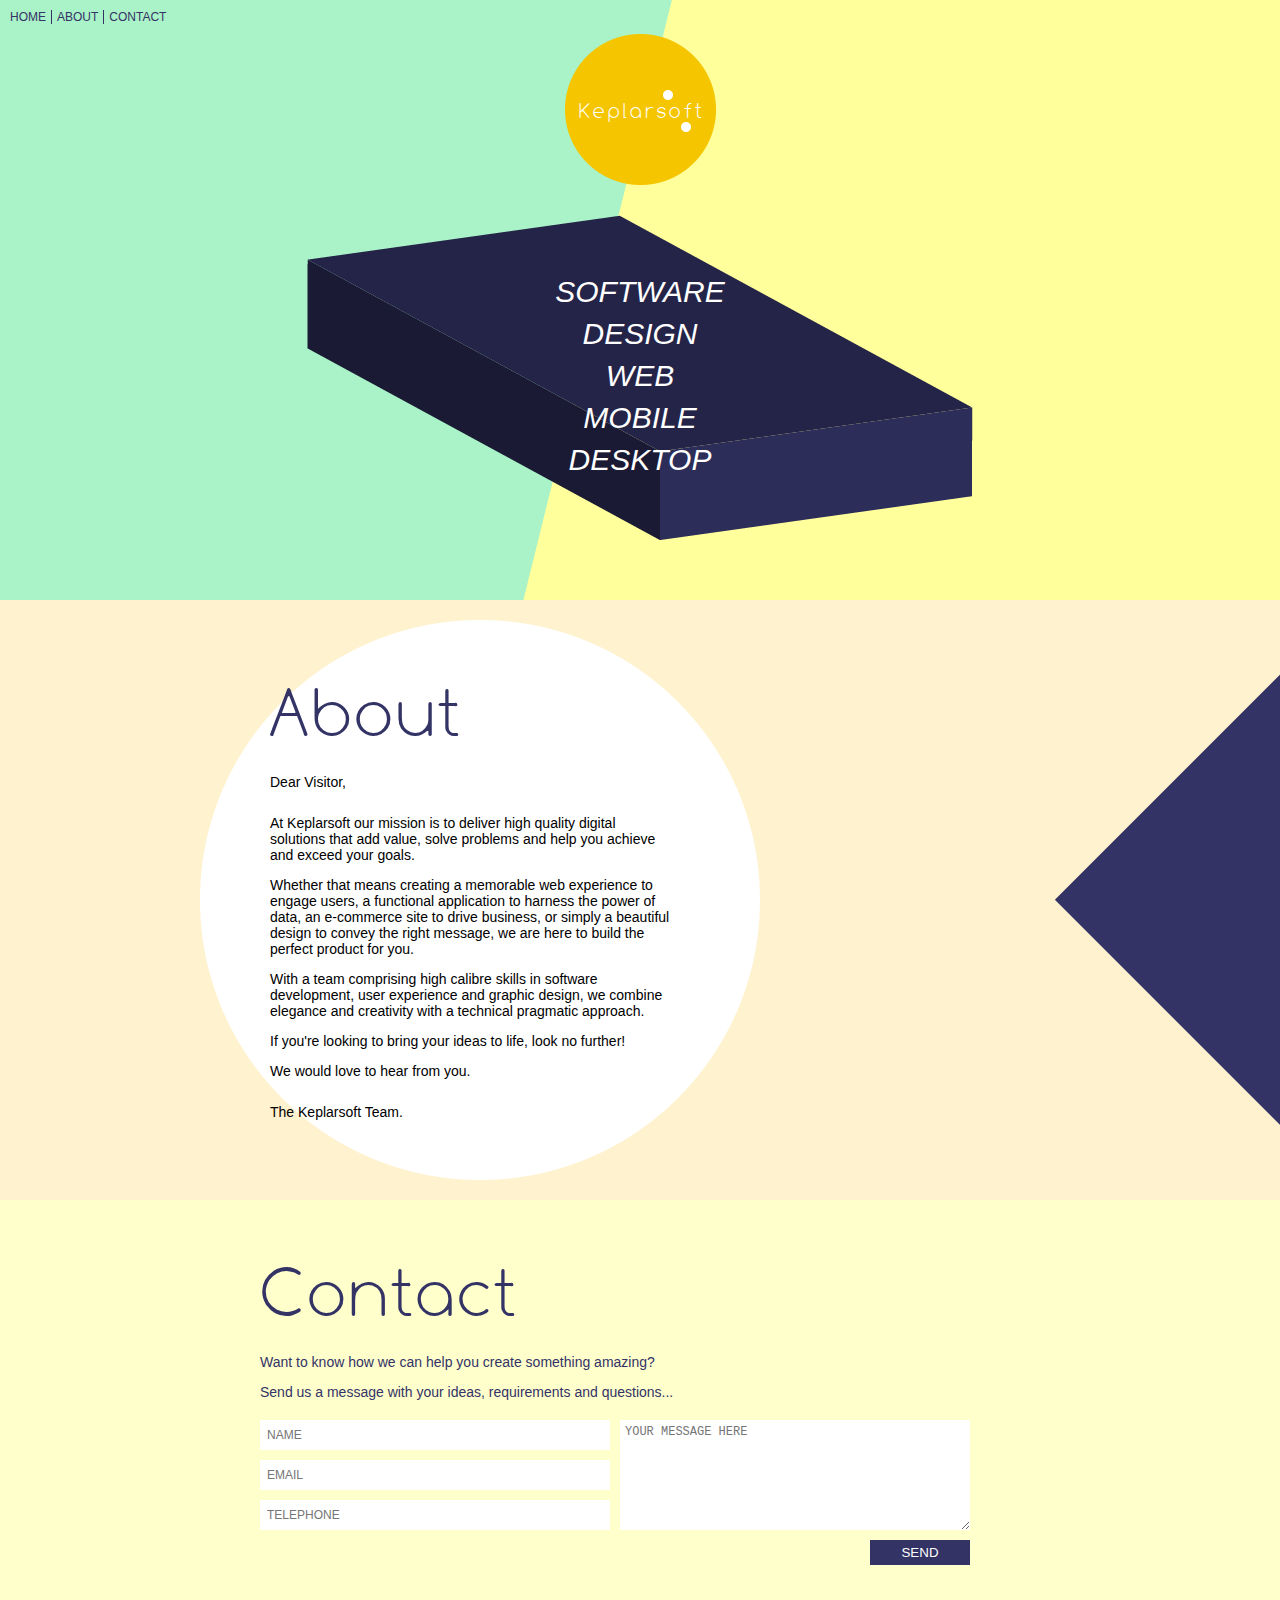
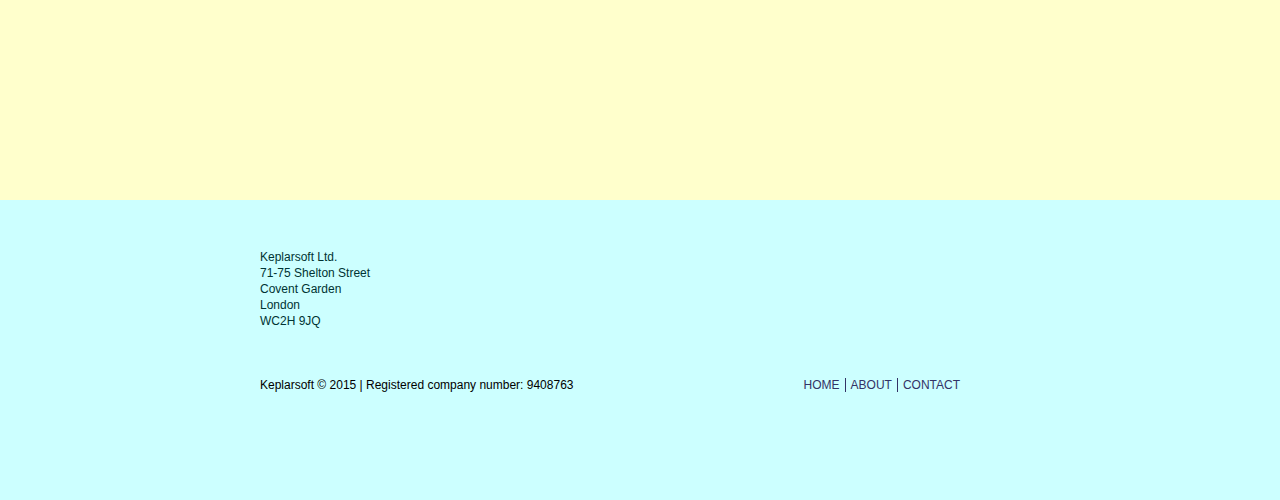
<file: templates/index.html>
<html>

    <head>
        <link rel="stylesheet" type="text/css" href="/static/main.css"> 
        <script src="http://ajax.googleapis.com/ajax/libs/jquery/1.11.2/jquery.min.js"></script>
    </head>
    <body>
        <div id='section-home'>
            <div id='section-home-inner'>
                <div id='nav-top' class='nav'>
                    <a class='nav-home' href='#home'>HOME</a>
                    <a class='nav-about' href='#about'>ABOUT</a>
                    <a class='nav-contact' href='#contact'>CONTACT</a>
                </div>
                <div id='ks-main-logo-outer'>
                    <div id='ks-main-logo'>Keplarsoft</div>
                </div>
                <div id='skill-tags'>
                    <p>SOFTWARE</p>
                    <p>DESIGN</p>
                    <p>WEB</p>
                    <p>MOBILE</p>
                    <p>DESKTOP</p>
                </div>
            </div>
        </div>
        <div id='section-about'>
            <div id='s2-inner'>
                <div id='about-box'>
                    <h2 id='about-title'>About</h2>
                    <div id='about-text'>
                        <p id='about-salutation'>Dear Visitor,</p>
                        <p>At Keplarsoft our mission is to deliver high quality digital solutions that add value, solve problems and help you achieve and exceed your goals.  
                        </p>
                        <p>
                        Whether that means creating a memorable web experience to engage  users, a functional application to harness the power of data, an e-commerce site to drive business, or simply a beautiful design to convey the right message, we are here to build the perfect product for you.
                        </p>
                        <p>
                        With a team comprising high calibre skills in software development, user experience and graphic design, we combine elegance and creativity with a technical pragmatic approach.
                        </p>
                        </p>
                        If you're looking to bring your ideas to life, look no further!
                        </p>
                        <p>
                        We would love to hear from you.
                        </p>
                        <p id='about-closing-tag'>
                        The Keplarsoft Team.
                        </p>
                    </div>
                </div>
            </div>
        </div>
        <div id='section-contact'>
            <div id='section-contact-inner'>
                <h2 id='contact-title'>Contact</h2>
                <div id='contact-note'>
                    <p>Want to know how we can help you create something amazing?</p>
                    <p>Send us a message with your ideas, requirements and questions...</p>
                </div>
                <form id='contact-form' action='/#contact' method='post'>
                    <div id='contact-form-left'>
                        <div class='input-outer'>
                            <input id='contact-name' name='contact-name' type='text' class='contact-form-input' placeholder='NAME'/>
                        </div>
                        <div class='input-outer'>
                            <input id='contact-email' name='contact-email' type='text' class='contact-form-input' placeholder='EMAIL'/>
                        </div>
                        <div class='input-outer'>
                            <input id='contact-telephone' name='contact-telephone' type='text' class='contact-form-input' placeholder='TELEPHONE'/>
                        </div>
                    </div>
                    <div id='contact-form-right'>
                        <div class='input-outer'>
                            <textarea id='contact-message' name='contact-message' class='contact-form-input' placeholder='YOUR MESSAGE HERE'></textarea>
                        </div>
                        <button id='btn-send-inquiry'>SEND</button>
                    </div>
                </form>
            </div>
        </div>
        <div id='section-footer'>
            <div id='footer-inner'>
                <div id='company-address'>
                    <p>Keplarsoft Ltd.</p>
                    <p>71-75 Shelton Street</p> 
                    <p>Covent Garden</p>
                    <p>London</p> 
                    <p>WC2H 9JQ</p>
                </div>
                <div id='footer-bottom'>
                <div id='footer-bottom-left'>Keplarsoft © 2015 | Registered company number: 9408763</div>
                    <div id='footer-bottom-right'>
                        <div id='nav-bottom' class='nav'>
                            <a class='nav-contact' href='#contact'>CONTACT</a>
                            <a class='nav-about' href='#about'>ABOUT</a>
                            <a class='nav-home' href='#home'>HOME</a>
                        </div> 
                    </div>
                </div>

        </div>
    </body>

<script type='text/javascript'>

    $( document ).ready( function() {
        var urlHash = window.location.hash;
        if(urlHash.length >= 1) scrollToSection(urlHash);
        $('btn-send-inquiry').removeAttr('disabled');
    })

    function scrollToSection(hash){
        var elemId = '#section-' + hash.replace('#','');
        $('html, body').animate({
            scrollTop: $(elemId).offset().top
        }, 1000);
    }

    $('.nav-home').click(function() {
        scrollToSection("home");
    });

    $('.nav-about').click(function() {
        scrollToSection("about");
    });

    $('.nav-contact').click(function() {
        scrollToSection("contact");
    });

    $('btn-send-inquiry').click(function(){
        $(this).attr('disabled','disabled');
    });

</script>

</html>
</file>
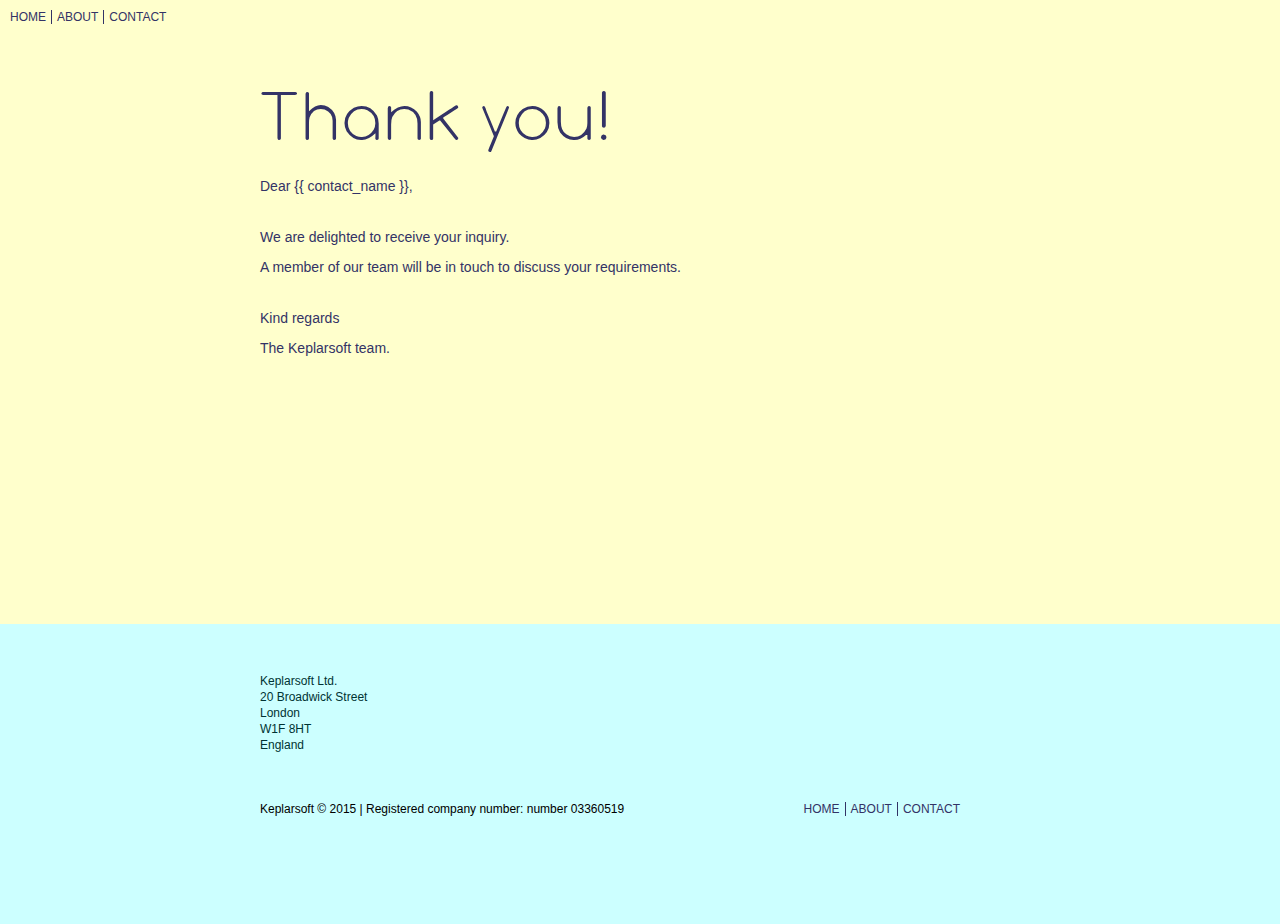
<file: templates/contact-msg.html>
<html>

    <head>
        <link rel="stylesheet" type="text/css" href="/static/main.css"> 
    </head>
    <body id='contact-response-page'>
        <div id='nav-top' class='nav'>
            <a class='nav-home' href='/#home'>HOME</a>
            <a class='nav-about' href='/#about'>ABOUT</a>
            <a class='nav-contact' href='/#contact'>CONTACT</a>
        </div>
        <div id='section-contact'>
            <div id='section-contact-inner'>
                <h2 id='contact-title'>Thank you!</h2>
                <div id='contact-response'>
                    <p id='salutation'>Dear {{ contact_name }},</p>
                    <p>We are delighted to receive your inquiry.</p>
                    <p>A member of our team will be in touch to discuss your requirements.</p>
                    <p id='regards'>Kind regards</p>
                    <p>The Keplarsoft team.</p>
                </div>
            </div>
        </div>
        <div id='section-footer'>
            <div id='footer-inner'>
                <div id='company-address'>
                    <p>Keplarsoft Ltd.</p>
                    <p>20 Broadwick Street</p> 
                    <p>London</p>
                    <p>W1F 8HT</p> 
                    <p>England</p>
                </div>
                <div id='footer-bottom'>
                <div id='footer-bottom-left'>Keplarsoft © 2015 | Registered company number: number 03360519</div>
                    <div id='footer-bottom-right'>
                        <div id='nav-bottom' class='nav'>
                            <a class='nav-contact' href='/#contact'>CONTACT</a>
                            <a class='nav-about' href='/#about'>ABOUT</a>
                            <a class='nav-home' href='/#home'>HOME</a>
                        </div> 
                    </div>
                </div>
            </div>
        </div>
    </body>

</html>
</file>
<file: static/main.css>
@font-face {
    font-family:intro-cond;
    src: url(/static/intro-cond-light-free.otf);
}
@font-face {
    font-family:comfortaa;
    src: url(/static/comfortaa/Comfortaa_Regular.ttf);
}
@font-face {
    font-family:comfortaa;
    src: url(/static/comfortaa/Comfortaa_Thin.ttf);
}
@font-face {
    font-family:comfortaa;
    src: url(/static/comfortaa/Comfortaa_Bold.ttf);
    font-weight: bold;
}
html, body {
    width:100%;
    margin:0;
    padding:0;
    font-family:Arial;
}
a:link {
    text-decoration: none;
}
a:visited {
    text-decoration: none;
}

#section-home {
    overflow:auto;
    z-index:10;
    height:600px;
    margin:0 auto 0 auto;
    background-image:url(/static/topbg.png);
    background-repeat:repeat-y;
    background-position:center top;
}
    #section-home-inner {
        overflow: auto;
        height:600px;
        background-image:url(/static/bgwithbox.png);
        background-position:center top;
        background-repeat:no-repeat;
    }
    #nav-top {
        overflow: auto;
        margin:10px 0 0 10px;   
    }
    .nav a{
        color:#333366;
        font-size:12px;
    }
    #nav-top a{
        display:inline-block;
        float:left;
    }
    #nav-bottom a{
        display:inline-block;
        float:right;
    }
    .nav-about{
        margin:0 5px 0 5px;
        padding:0 5px 0 5px;
        border-right:1px solid #333366;
        border-left:1px solid #333366;
    }
    #ks-main-logo-outer{
        overflow:auto;
        height:151px;
        width:151px;
        text-align:center;
        margin:10px auto 0 auto;
        background-image:url(/static/kslogo.png);
        background-position:center top;
        background-repeat:no-repeat;
    }
    #ks-main-logo{
        font-family:comfortaa;
        font-size:22px;
        font-weight: normal;
        letter-spacing:2px;
        color:#fff;
        margin:64px auto 0 auto;
        padding-left:3px;
    }
    #skill-tags {
        margin:90px auto 0 auto;
        max-width:600px;
    }
    #skill-tags p {
        text-align: center;
        width:100%;
        margin:0 0 8px 0;
        color:#fff;
        font-size:30px;
        font-style:italic;
    }

#section-about {
    overflow-x:hidden;
    overflow-y:auto;
    background-color:#FFF2CF;
    background-image:url(/static/trianglebg.png);
    background-position:right center;
    background-repeat:no-repeat;
}
    #s2-inner {
        overflow:auto;
        max-width:900px;
        height:600px;
        margin:0 auto 0 auto;
    }
    #about-box {
        float:left;
        overflow:visible;
        margin:20px 0 0 10px;
        width:560px;
        height:560px;
        background-image:url(/static/circle.png);
    }
    #contact-title {
        margin:50px 0 0 70px;
        font-family:comfortaa;
        font-size:72px;
        font-weight:normal;
        color:#333366;
    }
    #about-title {
        margin:50px 0 0 70px;
        font-family:comfortaa;
        font-size:72px;
        font-weight:normal;
        color:#333366;
    }
    #about-text {
        max-width:400px;
        margin:20px 20px 0 70px;
        font-size:14px;
    }
    #about-salutation {
        margin:0 0 25px 0;
    }
    #about-closing-tag {
        margin:25px 0 0 0;
    }

#section-contact {
    height:600px;
    background-color:#FFFFCC;
}
    #section-contact-inner {
        overflow:auto;
        max-width:900px;
        height:600px;
        margin:0 auto 0 auto;
    }
    #contact-form {
        max-width:800px;
        overflow:visible;
    }
    #contact-form-left {
        float:left;
        margin:0 10px 0 0;
    }
    #contact-form-right {
        float:left;
    }
    .input-outer {
        margin:0 0 10px 0;
    }
    #contact-note {
        margin: 20 20px 0 70px;
        max-width:700px;
    }
    #contact-note p {
        font-size:14px;
        color:#333366;
    }
    #contact-form {
        margin:20px 20px 0 70px;
    }
    .contact-form-input {
        font-size: 12px;
        height:30px;
        width:350px;
        padding:5px;
        border:2px solid #fff;
    }
    #contact-message {
        height:110px;
        width:350px;
        padding:5px;
        border:none;
        float:left;
    }
    #btn-send-inquiry {
        float:right;
        margin:10px 0 0 0;
        width:100px;
        color:#fff;
        padding:5px;
        border:none;
        background-color: #333366;
        cursor:pointer;
    }

#contact-response {
    margin:20 20px 0 70px;
    max-width:700px;
    color:#333366;
}
    #contact-response-page #nav-top {
        background-color: #ffffcc;
        margin:0;
        padding:10px 0 0 10px;
        overflow:auto;
    }

    #contact-response p{
        font-size:14px;
    }

    #salutation {
        margin:10px 0 35px 0;
    }

    #regards {
        margin:35px 0 10px 0;
    }

#section-footer {
    height:300px;
    background-color:#CCFFFF;
}
    #footer-inner {
        overflow:auto;
        max-width:900px;
        height:300px;
        margin:0 auto 0 auto;
    }
    #company-address {
        margin:50px 0 0 70px;
        font-size:14px;
        color:#003333;
    }
    #company-address p {
        margin:0 0 2px 0;
        color:#003333;
        font-size:12px;
    }
    #footer-bottom {
        margin: 50px 0 0 70px;
        max-width:710px;
    }
    #footer-bottom-right {
        float:right;
        font-size:12px;
        margin:0 10px 0 0;
    }
    #footer-bottom-left {
        float:left;
        font-size:12px;
        margin:0 10px 0 0;
    }
</file>
